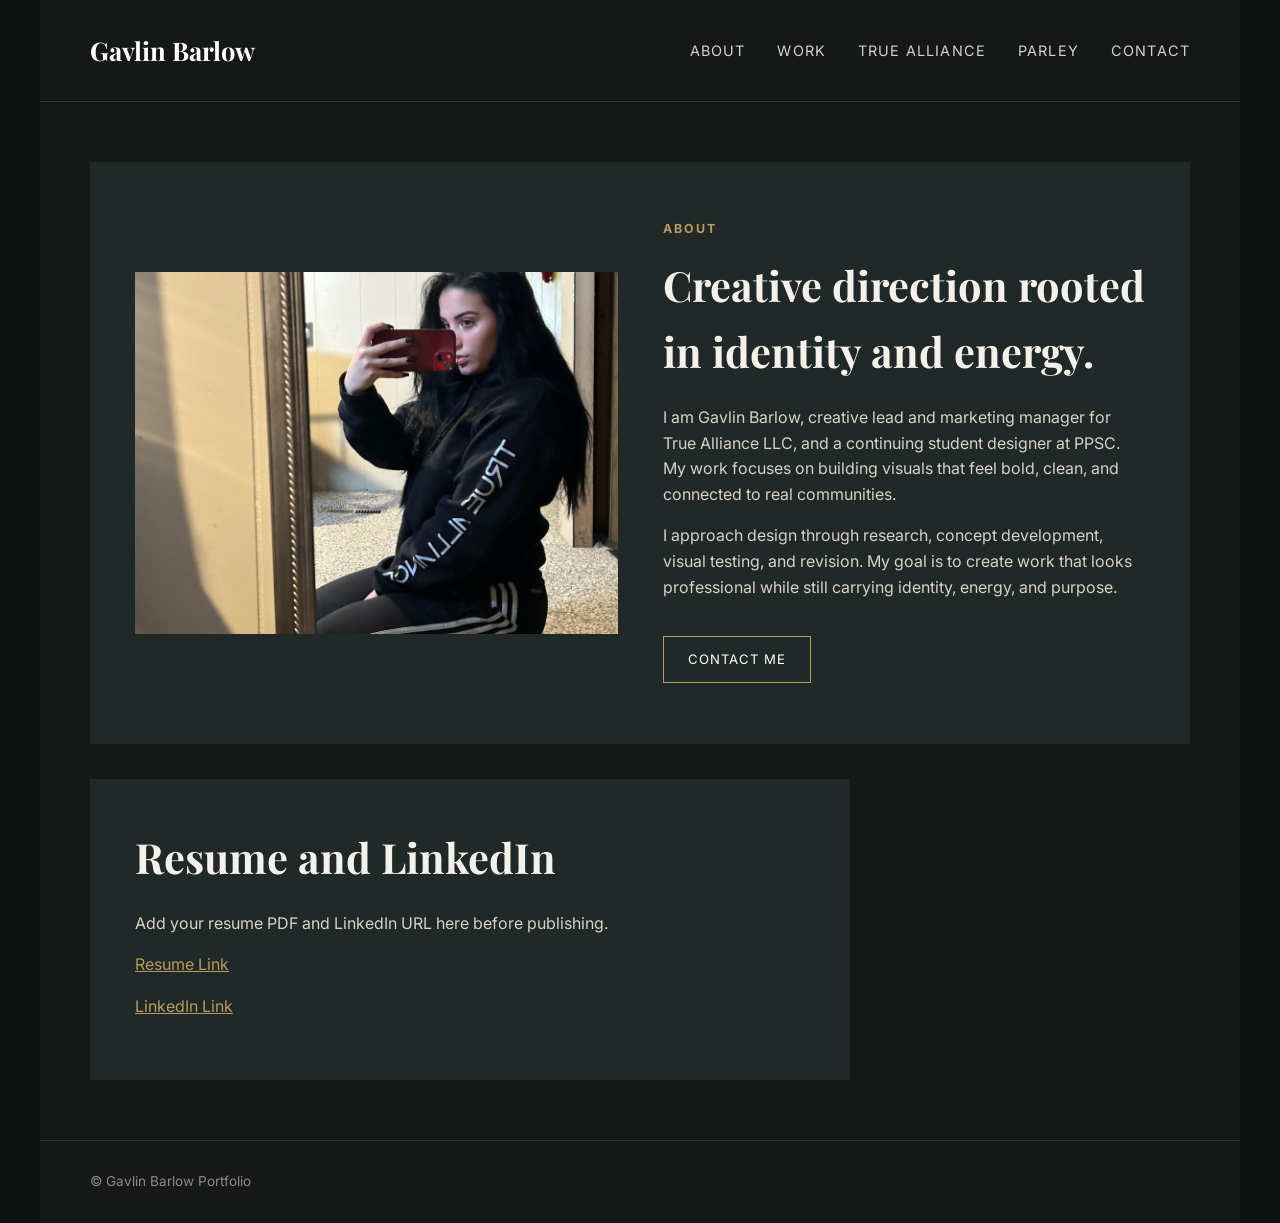
<file: about.html>
<!doctype html>
<html lang="en">
<head>
  <meta charset="utf-8">
  <title>Gavlin Barlow | About</title>
  <link rel="stylesheet" href="styles.css">
</head>

<body>
<div id="wrapper">

<header>
  <a class="logo" href="index.html">Gavlin Barlow</a>
  <nav>
    <a href="about.html">About</a>
    <a href="work.html">Work</a>
    <a href="project-truealliance.html">True Alliance</a>
    <a href="project-parley.html">Parley</a>
    <a href="contact.html">Contact</a>
  </nav>
</header>

<main>
  <section class="feature">
    <img src="images/IMG_4854.jpeg" alt="Gavlin Barlow portrait">
    <div>
      <p class="eyebrow">About</p>
      <h2>Creative direction rooted in identity and energy.</h2>
      <p>I am Gavlin Barlow, creative lead and marketing manager for True Alliance LLC, and a continuing student designer at PPSC. My work focuses on building visuals that feel bold, clean, and connected to real communities.</p>
      <p>I approach design through research, concept development, visual testing, and revision. My goal is to create work that looks professional while still carrying identity, energy, and purpose.</p>
      <p><a class="btn" href="contact.html">Contact Me</a></p>
    </div>
  </section>

  <section class="contact-box">
    <h2>Resume and LinkedIn</h2>
    <p>Add your resume PDF and LinkedIn URL here before publishing.</p>
    <p><a href="#">Resume Link</a></p>
    <p><a href="#">LinkedIn Link</a></p>
  </section>
</main>

<footer>
  © Gavlin Barlow Portfolio
</footer>

</div>
</body>
</html>
</file>
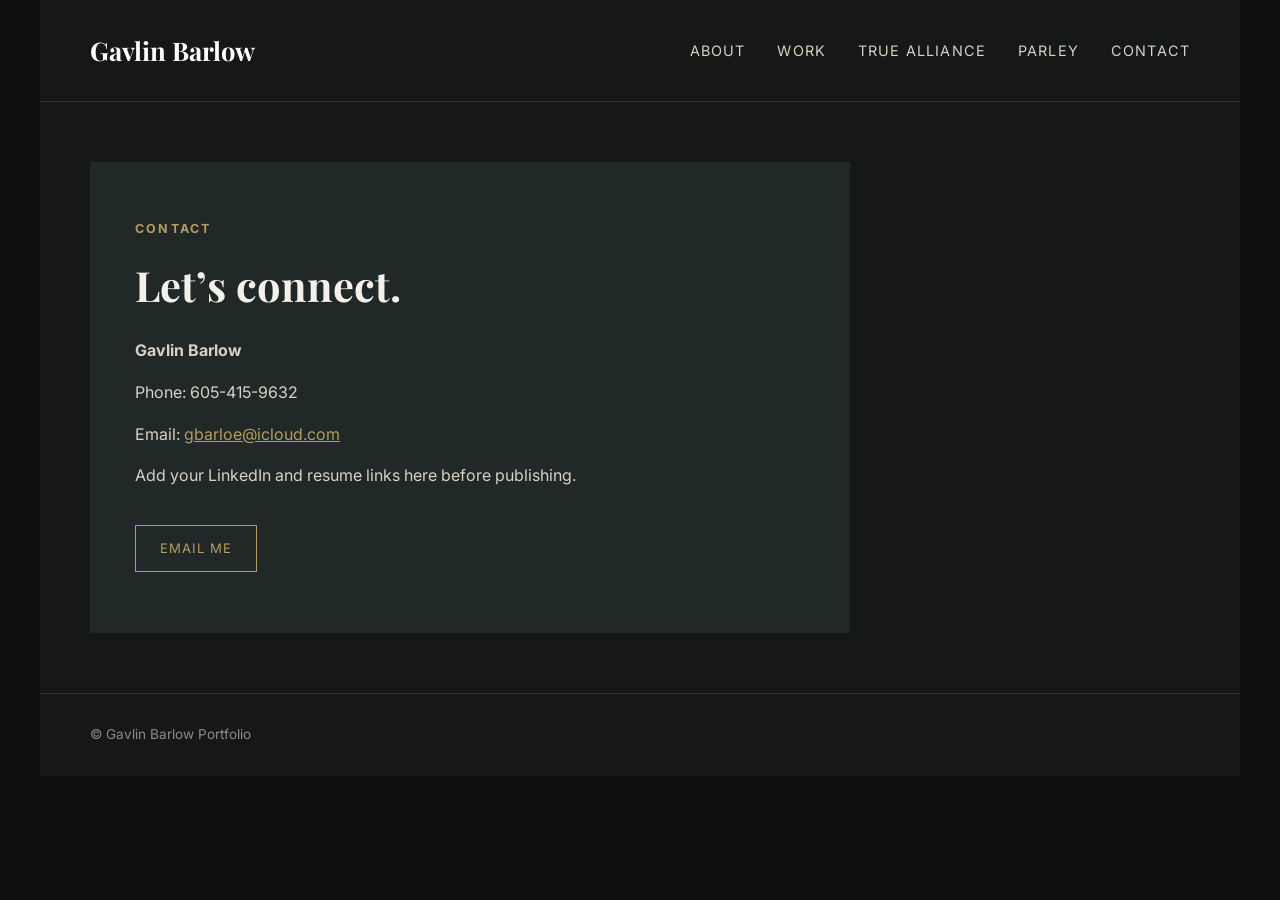
<file: contact.html>
<!doctype html>
<html lang="en">
<head>
  <meta charset="utf-8">
  <title>Gavlin Barlow | Contact</title>
  <link rel="stylesheet" href="styles.css">
</head>

<body>
<div id="wrapper">

<header>
  <a class="logo" href="index.html">Gavlin Barlow</a>
  <nav>
    <a href="about.html">About</a>
    <a href="work.html">Work</a>
    <a href="project-truealliance.html">True Alliance</a>
    <a href="project-parley.html">Parley</a>
    <a href="contact.html">Contact</a>
  </nav>
</header>

<main>
  <section class="contact-box">
    <p class="eyebrow">Contact</p>
    <h2>Let’s connect.</h2>
    <p><strong>Gavlin Barlow</strong></p>
    <p>Phone: 605-415-9632</p>
    <p>Email: <a href="mailto:gbarloe@icloud.com">gbarloe@icloud.com</a></p>
    <p>Add your LinkedIn and resume links here before publishing.</p>

    <p><a class="btn" href="mailto:gbarloe@icloud.com">Email Me</a></p>
  </section>
</main>

<footer>
  © Gavlin Barlow Portfolio
</footer>

</div>
</body>
</html>
</file>
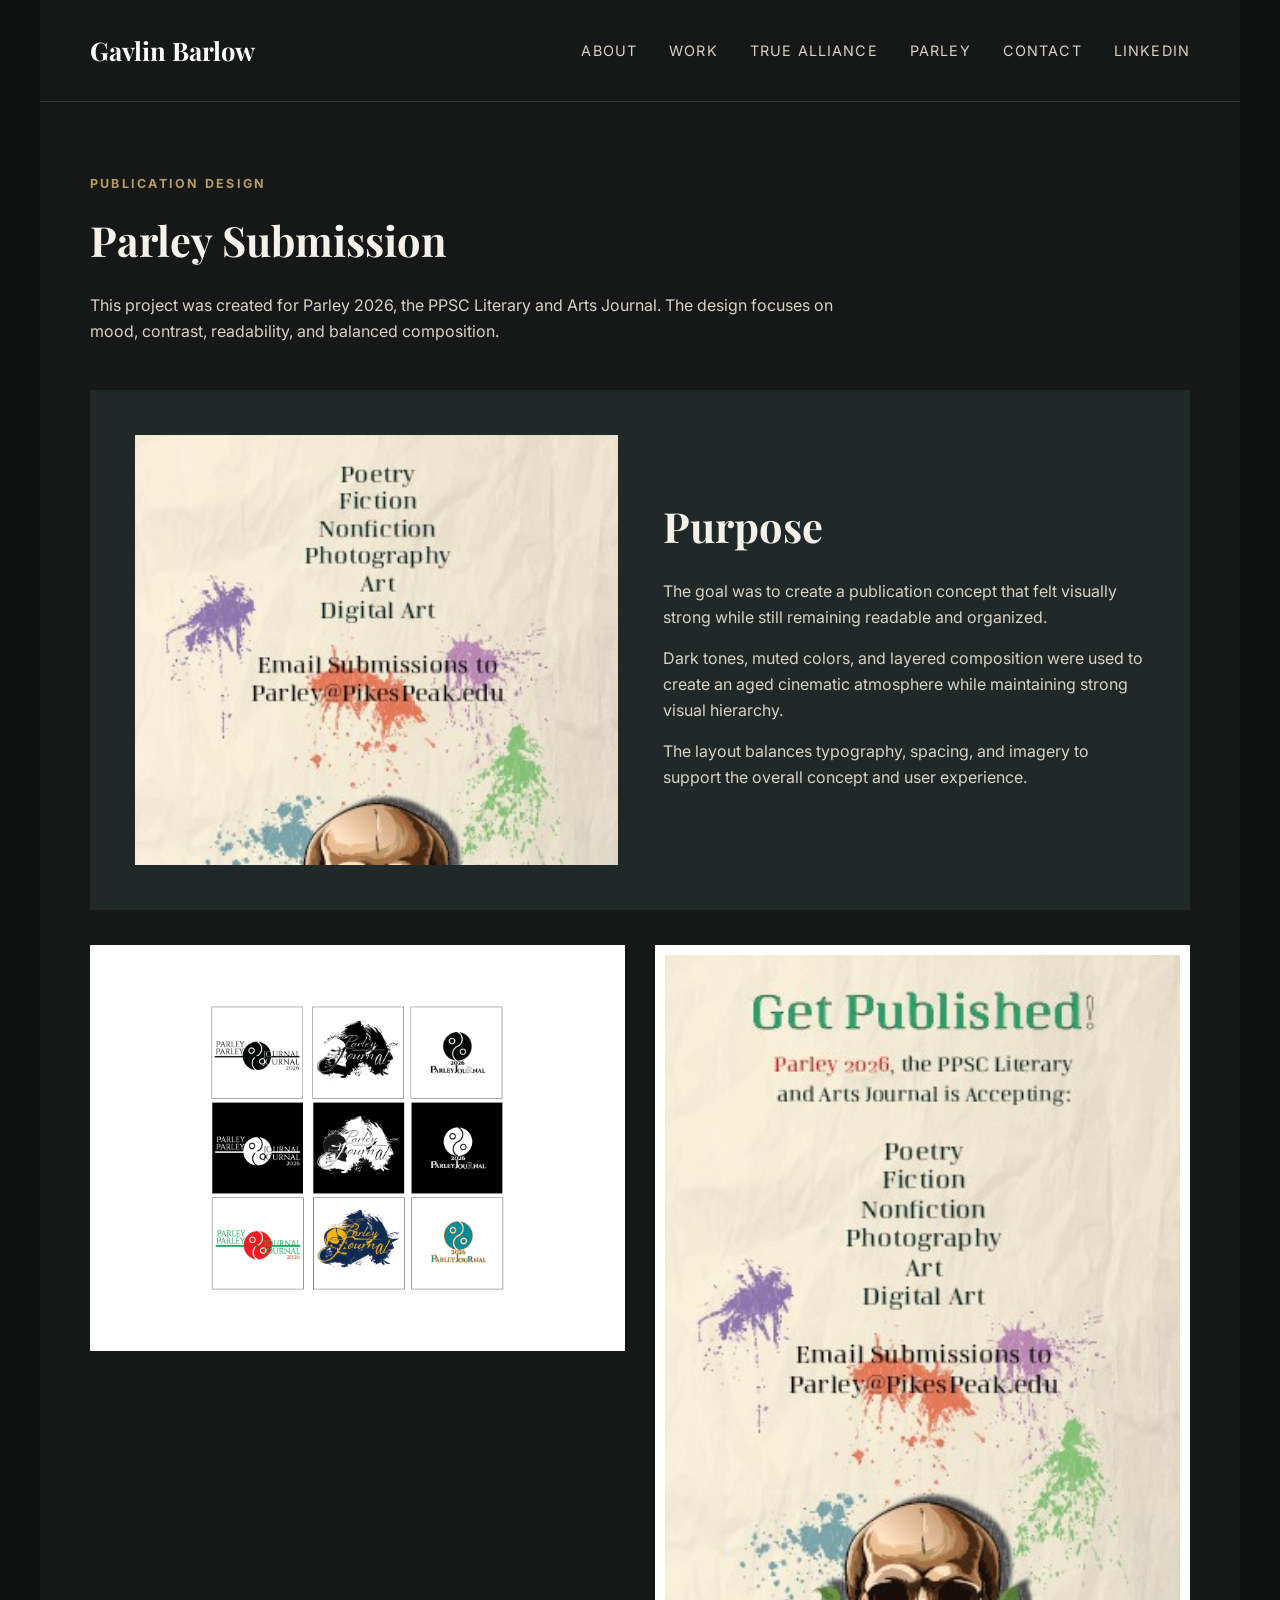
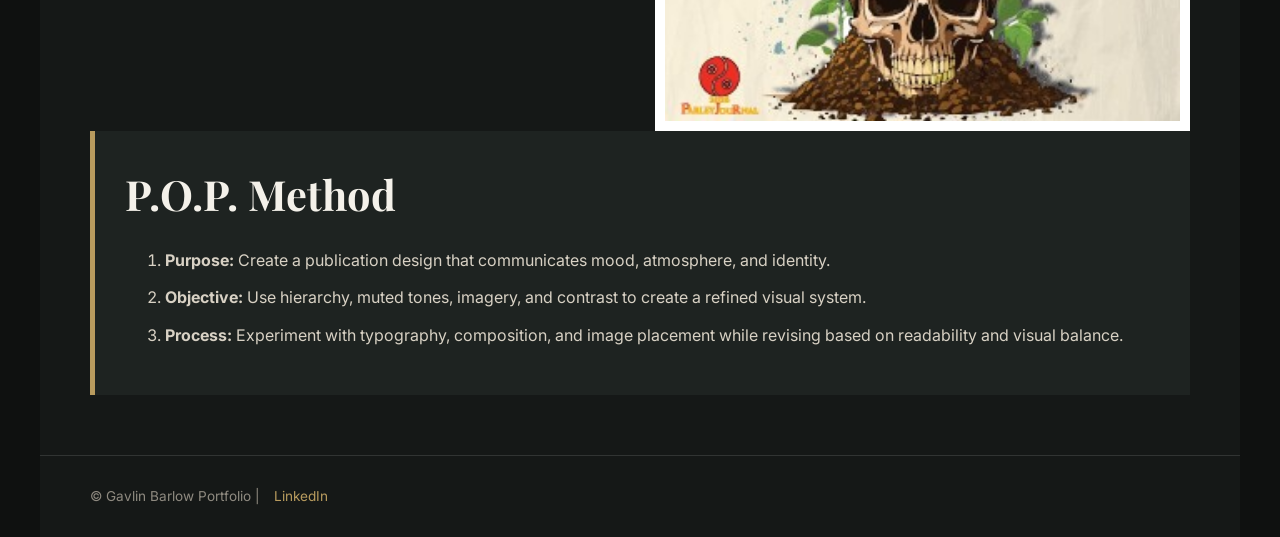
<file: project-parley.html>
<!doctype html>
<html lang="en">
<head>
  <meta charset="utf-8">
  <title>Gavlin Barlow | Parley Project</title>
  <link rel="stylesheet" href="styles.css">
</head>

<body>

<div id="wrapper">

<header>

  <a class="logo" href="index.html">Gavlin Barlow</a>

  <nav>
    <a href="about.html">About</a>
    <a href="work.html">Work</a>
    <a href="project-truealliance.html">True Alliance</a>
    <a href="project-parley.html">Parley</a>
    <a href="contact.html">Contact</a>
    <a href="https://www.linkedin.com/in/gavlin-barlow-14074a401/" target="_blank">LinkedIn</a>
  </nav>

</header>

<main>

<section class="section-intro">

  <p class="eyebrow">Publication Design</p>

  <h2>Parley Submission</h2>

  <p>
    This project was created for Parley 2026,
    the PPSC Literary and Arts Journal.
    The design focuses on mood, contrast,
    readability, and balanced composition.
  </p>

</section>

<section class="feature">

  <img src="images/parley-final.jpg"
  alt="Parley publication design">

  <div>

    <h2>Purpose</h2>

    <p>
      The goal was to create a publication concept
      that felt visually strong while still remaining
      readable and organized.
    </p>

    <p>
      Dark tones, muted colors, and layered composition
      were used to create an aged cinematic atmosphere
      while maintaining strong visual hierarchy.
    </p>

    <p>
      The layout balances typography,
      spacing, and imagery to support
      the overall concept and user experience.
    </p>

  </div>

</section>

<section class="project-grid">

  <img class="project-img"
  src="images/parley-logos.png"
  alt="Parley logo exploration">

  <img class="project-img"
  src="images/parley-final.jpg"
  alt="Final Parley publication design">

</section>

<section class="process-list">

  <h2>P.O.P. Method</h2>

  <ol>

    <li>
      <strong>Purpose:</strong>
      Create a publication design that communicates
      mood, atmosphere, and identity.
    </li>

    <li>
      <strong>Objective:</strong>
      Use hierarchy, muted tones, imagery,
      and contrast to create a refined visual system.
    </li>

    <li>
      <strong>Process:</strong>
      Experiment with typography,
      composition, and image placement while revising
      based on readability and visual balance.
    </li>

  </ol>

</section>

</main>

<footer>

  © Gavlin Barlow Portfolio |

  <a href="https://www.linkedin.com/in/gavlin-barlow-14074a401/" target="_blank">
    LinkedIn
  </a>

</footer>

</div>

</body>
</html>
</file>
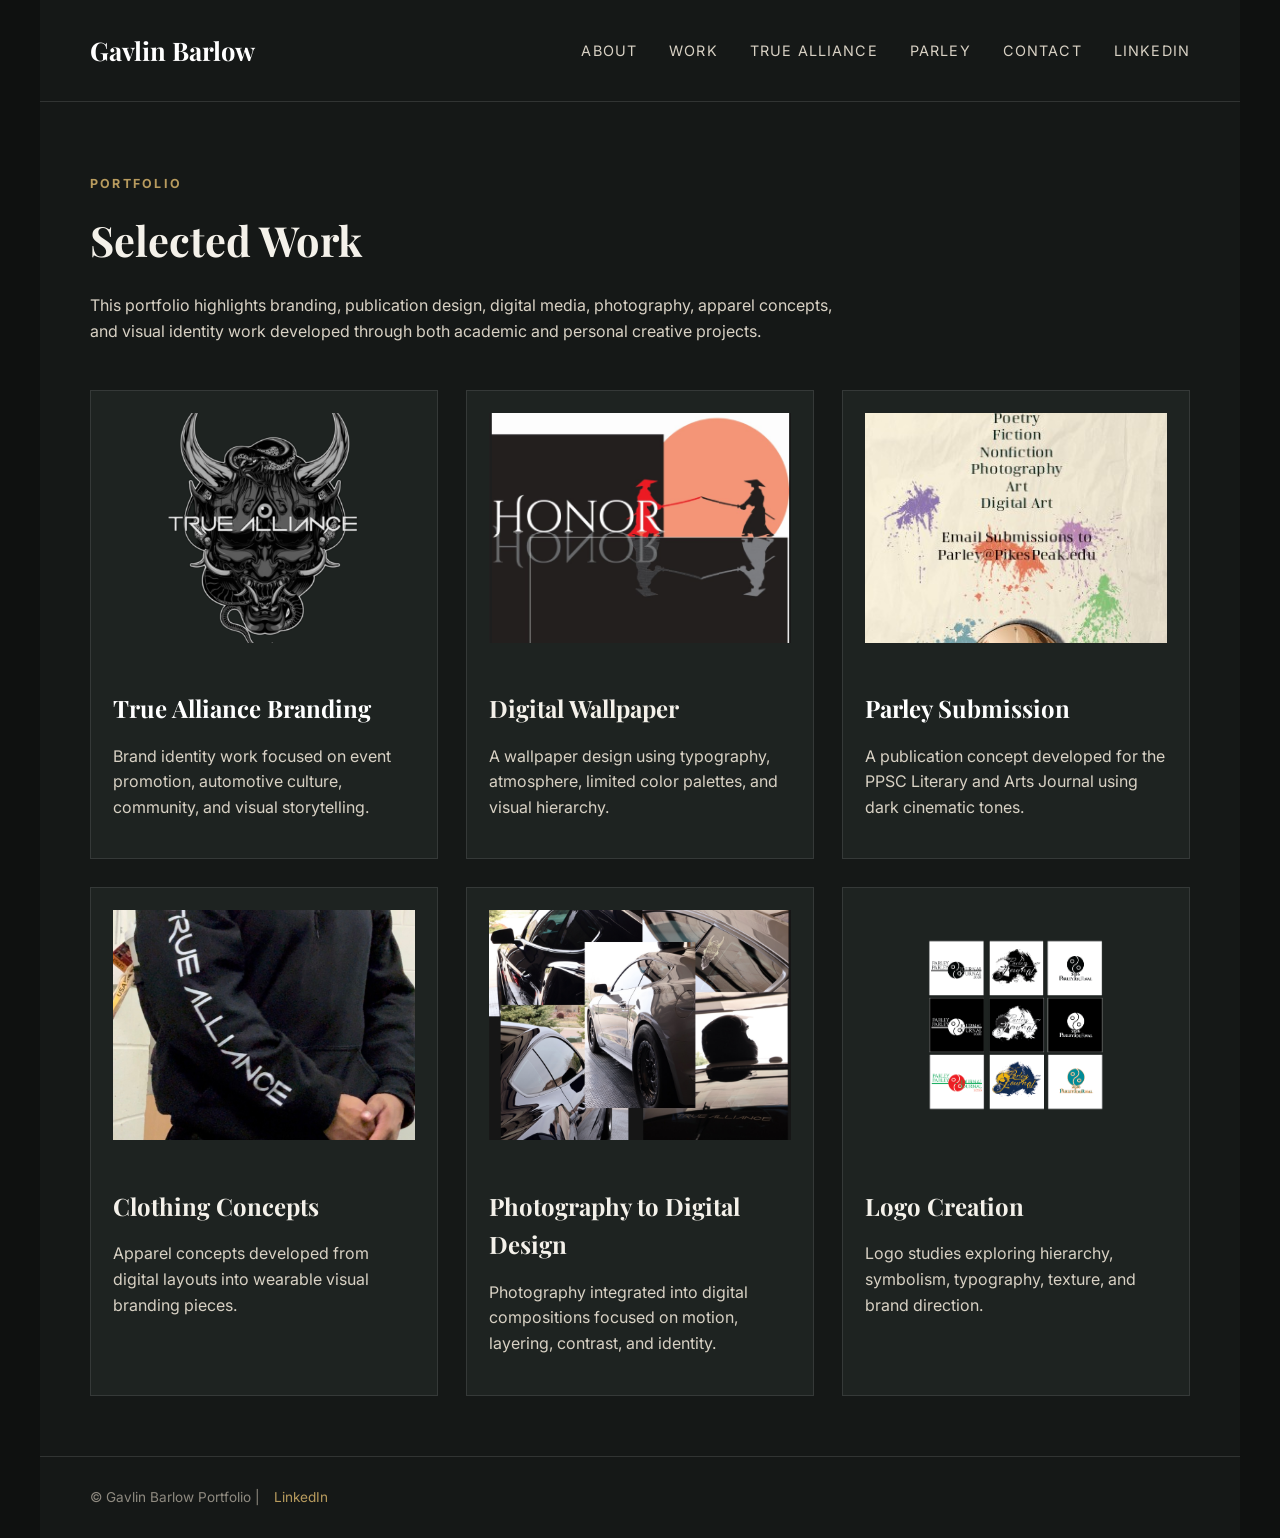
<file: work.html>
<!doctype html>
<html lang="en">
<head>
  <meta charset="utf-8">
  <title>Gavlin Barlow | Work</title>
  <link rel="stylesheet" href="styles.css">
</head>

<body>

<div id="wrapper">

<header>

  <a class="logo" href="index.html">Gavlin Barlow</a>

  <nav>
    <a href="about.html">About</a>
    <a href="work.html">Work</a>
    <a href="project-truealliance.html">True Alliance</a>
    <a href="project-parley.html">Parley</a>
    <a href="contact.html">Contact</a>
    <a href="https://www.linkedin.com/in/gavlin-barlow-14074a401/" target="_blank">LinkedIn</a>
  </nav>

</header>

<main>

<section class="section-intro">

  <p class="eyebrow">Portfolio</p>

  <h2>Selected Work</h2>

  <p>
    This portfolio highlights branding, publication design,
    digital media, photography, apparel concepts,
    and visual identity work developed through both
    academic and personal creative projects.
  </p>

</section>

<section class="grid">

  <div class="card">

    <img src="images/TrueALL.1.PNG"
    alt="True Alliance logo">

    <h3>
      <a href="project-truealliance.html">
        True Alliance Branding
      </a>
    </h3>

    <p>
      Brand identity work focused on event promotion,
      automotive culture, community, and visual storytelling.
    </p>

  </div>

  <div class="card">

    <img src="images/honor-wallpaper.jpg"
    alt="Honor digital wallpaper">

    <h3>Digital Wallpaper</h3>

    <p>
      A wallpaper design using typography,
      atmosphere, limited color palettes,
      and visual hierarchy.
    </p>

  </div>

  <div class="card">

    <img src="images/parley-final.jpg"
    alt="Parley publication concept">

    <h3>
      <a href="project-parley.html">
        Parley Submission
      </a>
    </h3>

    <p>
      A publication concept developed for the
      PPSC Literary and Arts Journal using
      dark cinematic tones.
    </p>

  </div>

  <div class="card">

    <img src="images/IMG_8421.jpg"
    alt="True Alliance hoodie">

    <h3>Clothing Concepts</h3>

    <p>
      Apparel concepts developed from digital layouts
      into wearable visual branding pieces.
    </p>

  </div>

  <div class="card">

    <img src="images/car-layout.jpg"
    alt="Photography design layout">

    <h3>Photography to Digital Design</h3>

    <p>
      Photography integrated into digital compositions
      focused on motion, layering, contrast,
      and identity.
    </p>

  </div>

  <div class="card">

    <img src="images/parley-logos.png"
    alt="Logo exploration sheet">

    <h3>Logo Creation</h3>

    <p>
      Logo studies exploring hierarchy,
      symbolism, typography, texture,
      and brand direction.
    </p>

  </div>

</section>

</main>

<footer>

  © Gavlin Barlow Portfolio |

  <a href="https://www.linkedin.com/in/gavlin-barlow-14074a401/" target="_blank">
    LinkedIn
  </a>

</footer>

</div>

</body>
</html>
</file>
<file: styles.css>
@import url('https://fonts.googleapis.com/css2?family=Inter:wght@300;400;500;600;700&family=Playfair+Display:wght@500;600;700&display=swap');

* {
  box-sizing: border-box;
}

body {
  margin: 0;
  background: #0f1110;
  color: #f4f1ea;
  font-family: 'Inter', sans-serif;
  line-height: 1.6;
}

#wrapper {
  max-width: 1200px;
  margin: 0 auto;
  background: #151817;
}

header {
  padding: 30px 50px;
  border-bottom: 1px solid rgba(255,255,255,.12);
  display: flex;
  justify-content: space-between;
  align-items: center;
}

.logo {
  font-family: 'Playfair Display', serif;
  font-size: 1.6em;
  font-weight: 700;
  color: #ffffff;
  text-decoration: none;
}

nav a {
  color: #d8d1c4;
  text-decoration: none;
  margin-left: 28px;
  font-size: .9em;
  letter-spacing: .08em;
  text-transform: uppercase;
}

nav a:hover {
  color: #ffffff;
}

.hero {
  min-height: 620px;
  display: grid;
  grid-template-columns: 1fr 1fr;
  gap: 50px;
  align-items: center;
  padding: 70px 50px;
  background: linear-gradient(135deg, #151817 0%, #263431 100%);
}

.hero img {
  width: 100%;
  height: 520px;
  object-fit: cover;
  filter: grayscale(15%);
}

.eyebrow {
  color: #b89b5e;
  text-transform: uppercase;
  letter-spacing: .18em;
  font-size: .78em;
  font-weight: 700;
}

h1, h2, h3 {
  font-family: 'Playfair Display', serif;
}

h1 {
  font-size: 4em;
  line-height: 1.05;
  margin: 15px 0;
}

h2 {
  font-size: 2.6em;
  margin: 0 0 20px;
}

h3 {
  font-size: 1.5em;
  margin-bottom: 8px;
}

p {
  color: #d8d1c4;
}

.btn {
  display: inline-block;
  margin-top: 20px;
  padding: 12px 24px;
  border: 1px solid #b89b5e;
  color: #ffffff;
  text-decoration: none;
  letter-spacing: .08em;
  text-transform: uppercase;
  font-size: .82em;
}

.btn:hover {
  background: #b89b5e;
  color: #111;
}

main {
  padding: 60px 50px;
}

.section-intro {
  max-width: 760px;
  margin-bottom: 45px;
}

.grid {
  display: grid;
  grid-template-columns: repeat(3, 1fr);
  gap: 28px;
}

.card {
  background: #1e2321;
  border: 1px solid rgba(255,255,255,.1);
  padding: 22px;
}

.card img {
  width: 100%;
  height: 230px;
  object-fit: cover;
  margin-bottom: 15px;
}

.card a {
  color: #ffffff;
  text-decoration: none;
}

.card a:hover {
  color: #b89b5e;
}

.feature {
  display: grid;
  grid-template-columns: 1fr 1fr;
  gap: 45px;
  align-items: center;
  padding: 45px;
  background: #202927;
  margin-bottom: 35px;
}

.feature img {
  width: 100%;
  max-height: 430px;
  object-fit: cover;
}

.project-grid {
  display: grid;
  grid-template-columns: repeat(2, 1fr);
  gap: 30px;
}

.project-img {
  width: 100%;
  background: #fff;
  padding: 10px;
}

.process-list {
  background: #1e2321;
  padding: 30px;
  border-left: 5px solid #b89b5e;
}

.process-list li {
  margin-bottom: 12px;
  color: #d8d1c4;
}

.contact-box {
  background: #202927;
  padding: 45px;
  max-width: 760px;
}

.contact-box a {
  color: #b89b5e;
}

footer {
  padding: 30px 50px;
  border-top: 1px solid rgba(255,255,255,.12);
  color: #8f8a80;
  font-size: .85em;
}footer a {
  color: #b89b5e;
  text-decoration: none;
  margin-left: 10px;
}

footer a:hover {
  color: #ffffff;
}footer a {
  color: #b89b5e;
  text-decoration: none;
  margin-left: 10px;
}

footer a:hover {
  color: #ffffff;
}
</file>
